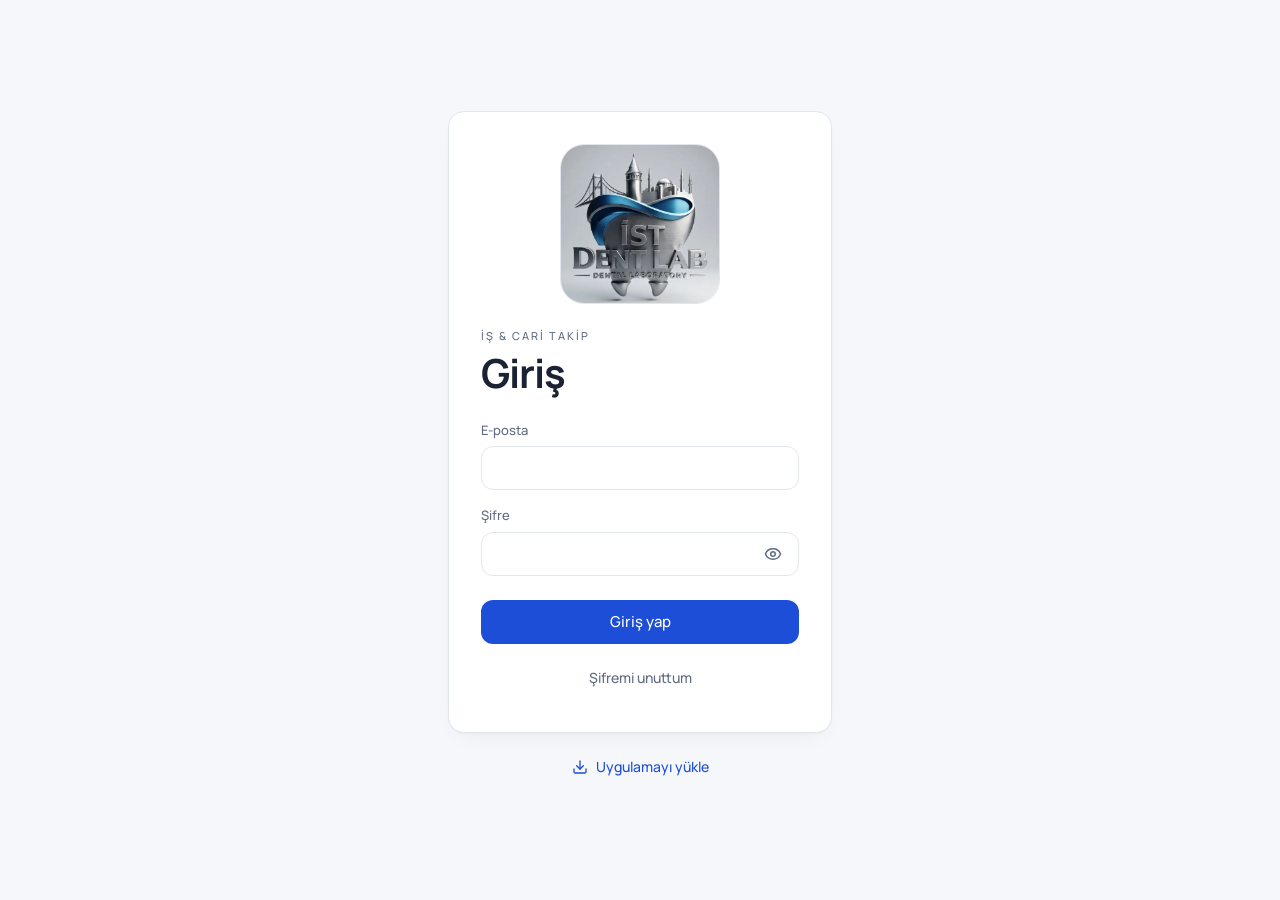
<file: index.html>
<!doctype html>
<html lang="tr">
  <head>
    <meta charset="UTF-8" />
    <link rel="icon" type="image/svg+xml" href="/favicon.svg" />
    <link rel="apple-touch-icon" sizes="180x180" href="/apple-touch-icon.png" />
    <meta name="apple-mobile-web-app-title" content="İST DENT LAB" />
    <meta name="application-name" content="İST DENT LAB" />
    <meta name="viewport" content="width=device-width, initial-scale=1.0, viewport-fit=cover" />
    <meta name="theme-color" content="#1d4ed8" />
    <meta name="description" content="Dental laboratuvar iş ve cari hesap takibi" />
    <title>İST DENT LAB — İş &amp; Cari Takip</title>
    <script type="module" crossorigin src="/assets/index-DLvI_e1z.js"></script>
    <link rel="stylesheet" crossorigin href="/assets/index-CfxuTnAy.css">
  <link rel="manifest" href="/manifest.webmanifest"><script id="vite-plugin-pwa:register-sw" src="/registerSW.js"></script></head>
  <body>
    <div id="root"></div>
  </body>
</html>
</file>
